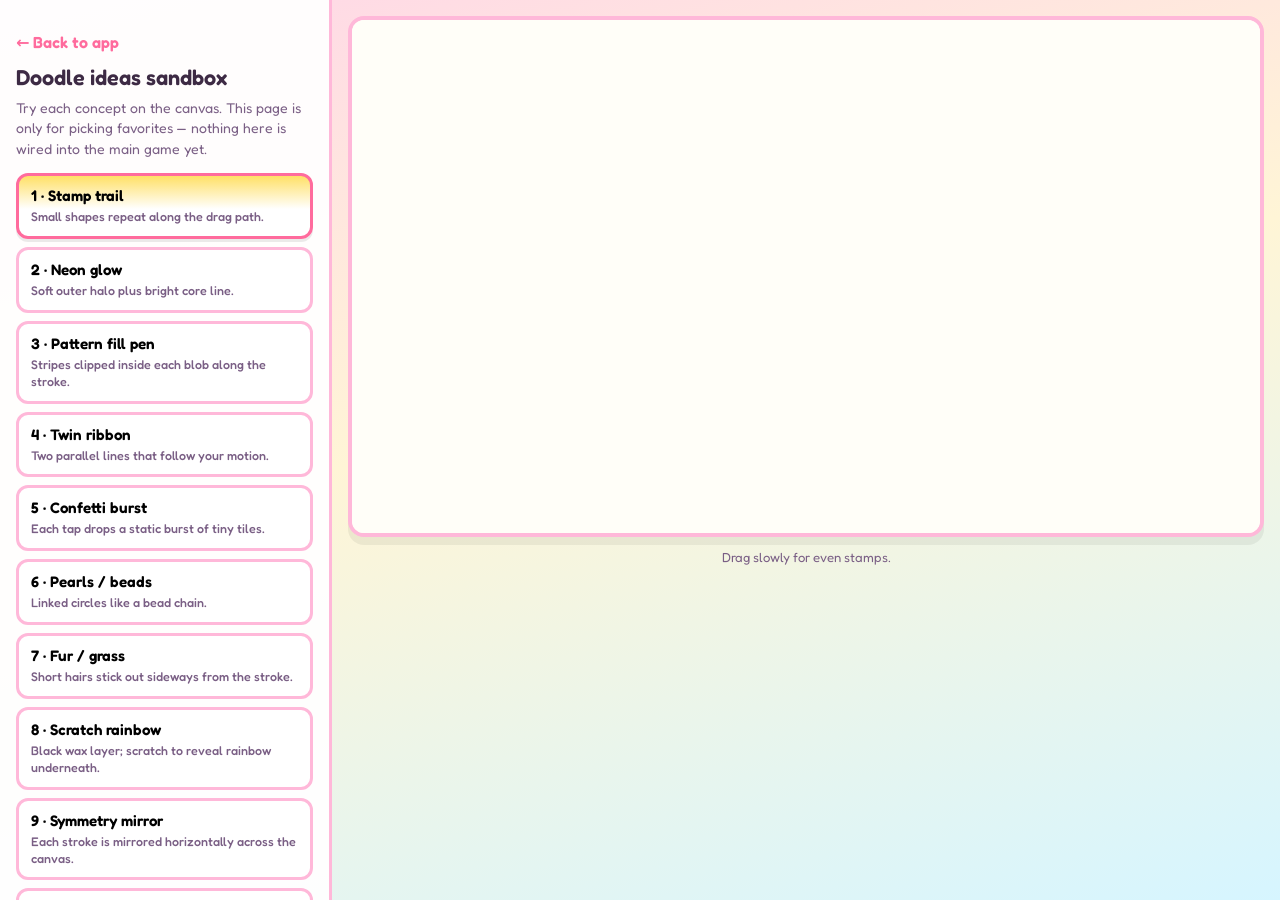
<file: doodle-sandbox.html>
<!DOCTYPE html>
<html lang="en">
<head>
    <meta charset="UTF-8">
    <meta name="viewport" content="width=device-width, initial-scale=1, maximum-scale=1">
    <title>Doodle ideas sandbox — Miri's Mix & Match</title>
    <link rel="preconnect" href="https://fonts.googleapis.com">
    <link rel="preconnect" href="https://fonts.gstatic.com" crossorigin>
    <link href="https://fonts.googleapis.com/css2?family=Fredoka:wght@500;600&display=swap" rel="stylesheet">
    <style>
        :root {
            --bg: linear-gradient(165deg, #ffd6e8 0%, #fff5d6 45%, #d6f5ff 100%);
            --panel: rgba(255, 255, 255, 0.94);
            --border: #ffb8d9;
            --accent: #ff6b9d;
            --text: #3d2a44;
            --muted: #7a5f85;
        }
        * { box-sizing: border-box; }
        body {
            margin: 0;
            min-height: 100vh;
            font-family: "Fredoka", system-ui, sans-serif;
            color: var(--text);
            background: var(--bg);
        }
        .layout {
            display: grid;
            grid-template-columns: minmax(280px, 340px) 1fr;
            min-height: 100vh;
            gap: 0;
        }
        @media (max-width: 800px) {
            .layout { grid-template-columns: 1fr; }
        }
        aside {
            background: var(--panel);
            border-right: 3px solid var(--border);
            padding: 16px;
            overflow-y: auto;
            max-height: 100vh;
        }
        h1 {
            margin: 0 0 8px;
            font-size: 1.35rem;
            font-weight: 600;
        }
        .lead {
            margin: 0 0 14px;
            font-size: 0.88rem;
            color: var(--muted);
            line-height: 1.45;
        }
        .tool-btn {
            display: block;
            width: 100%;
            text-align: left;
            padding: 10px 12px;
            margin-bottom: 8px;
            border: 3px solid var(--border);
            border-radius: 12px;
            background: #fff;
            font-family: inherit;
            font-size: 0.82rem;
            font-weight: 600;
            cursor: pointer;
            transition: border-color 0.15s, background 0.15s;
        }
        .tool-btn:hover {
            border-color: var(--accent);
            background: #fff8fb;
        }
        .tool-btn.active {
            border-color: var(--accent);
            background: linear-gradient(180deg, #ffe066 0%, #fff 55%);
            box-shadow: 0 3px 0 rgba(0, 0, 0, 0.08);
        }
        .tool-btn .name {
            display: block;
            font-size: 0.95rem;
            margin-bottom: 4px;
        }
        .tool-btn .desc {
            display: block;
            font-weight: 500;
            color: var(--muted);
            font-size: 0.78rem;
            line-height: 1.35;
        }
        .controls {
            margin-top: 16px;
            padding-top: 14px;
            border-top: 2px dashed var(--border);
        }
        .controls label {
            display: flex;
            align-items: center;
            gap: 8px;
            font-size: 0.88rem;
            margin-bottom: 10px;
            cursor: pointer;
        }
        .controls input[type="color"] {
            width: 44px;
            height: 36px;
            border: 2px solid var(--border);
            border-radius: 8px;
            cursor: pointer;
        }
        .btn-row {
            display: flex;
            flex-wrap: wrap;
            gap: 8px;
            margin-top: 10px;
        }
        button.ghost {
            padding: 8px 14px;
            border-radius: 10px;
            border: 3px solid var(--border);
            background: #fff;
            font-family: inherit;
            font-weight: 600;
            cursor: pointer;
        }
        button.ghost:hover {
            border-color: var(--accent);
        }
        main {
            padding: 16px;
            display: flex;
            flex-direction: column;
            align-items: center;
            justify-content: flex-start;
        }
        .canvas-wrap {
            position: relative;
            width: 100%;
            max-width: min(920px, 100%);
            border-radius: 16px;
            border: 4px solid var(--border);
            background: #fffef8;
            box-shadow: 0 8px 0 rgba(0, 0, 0, 0.06);
            overflow: hidden;
            touch-action: none;
        }
        .canvas-wrap canvas {
            display: block;
            width: 100%;
            height: auto;
            vertical-align: middle;
        }
        .canvas-wrap.scratch-stack {
            background: #111;
        }
        .scratch-layer {
            position: absolute;
            inset: 0;
            width: 100%;
            height: 100%;
        }
        .scratch-layer.base {
            z-index: 0;
        }
        .scratch-layer.top {
            z-index: 1;
            pointer-events: none;
        }
        .hint-bar {
            margin-top: 12px;
            font-size: 0.82rem;
            color: var(--muted);
            text-align: center;
            max-width: 640px;
        }
        .back {
            margin-bottom: 12px;
        }
        .back a {
            color: var(--accent);
            font-weight: 600;
            text-decoration: none;
        }
        .back a:hover { text-decoration: underline; }
    </style>
</head>
<body>
    <div class="layout">
        <aside>
            <p class="back"><a href="index.html">← Back to app</a></p>
            <h1>Doodle ideas sandbox</h1>
            <p class="lead">Try each concept on the canvas. This page is only for picking favorites — nothing here is wired into the main game yet.</p>
            <div id="tools"></div>
            <div class="controls">
                <label><input type="checkbox" id="opt-rainbow"> Rainbow stroke color</label>
                <label>Color <input type="color" id="opt-color" value="#6c5ce7"></label>
                <div class="btn-row">
                    <button type="button" class="ghost" id="btn-clear">Clear canvas</button>
                </div>
            </div>
        </aside>
        <main>
            <div class="canvas-wrap" id="canvas-wrap">
                <canvas id="cv"></canvas>
            </div>
            <p class="hint-bar" id="hint"></p>
        </main>
    </div>
    <script src="doodle-sandbox.js"></script>
</body>
</html>
</file>
